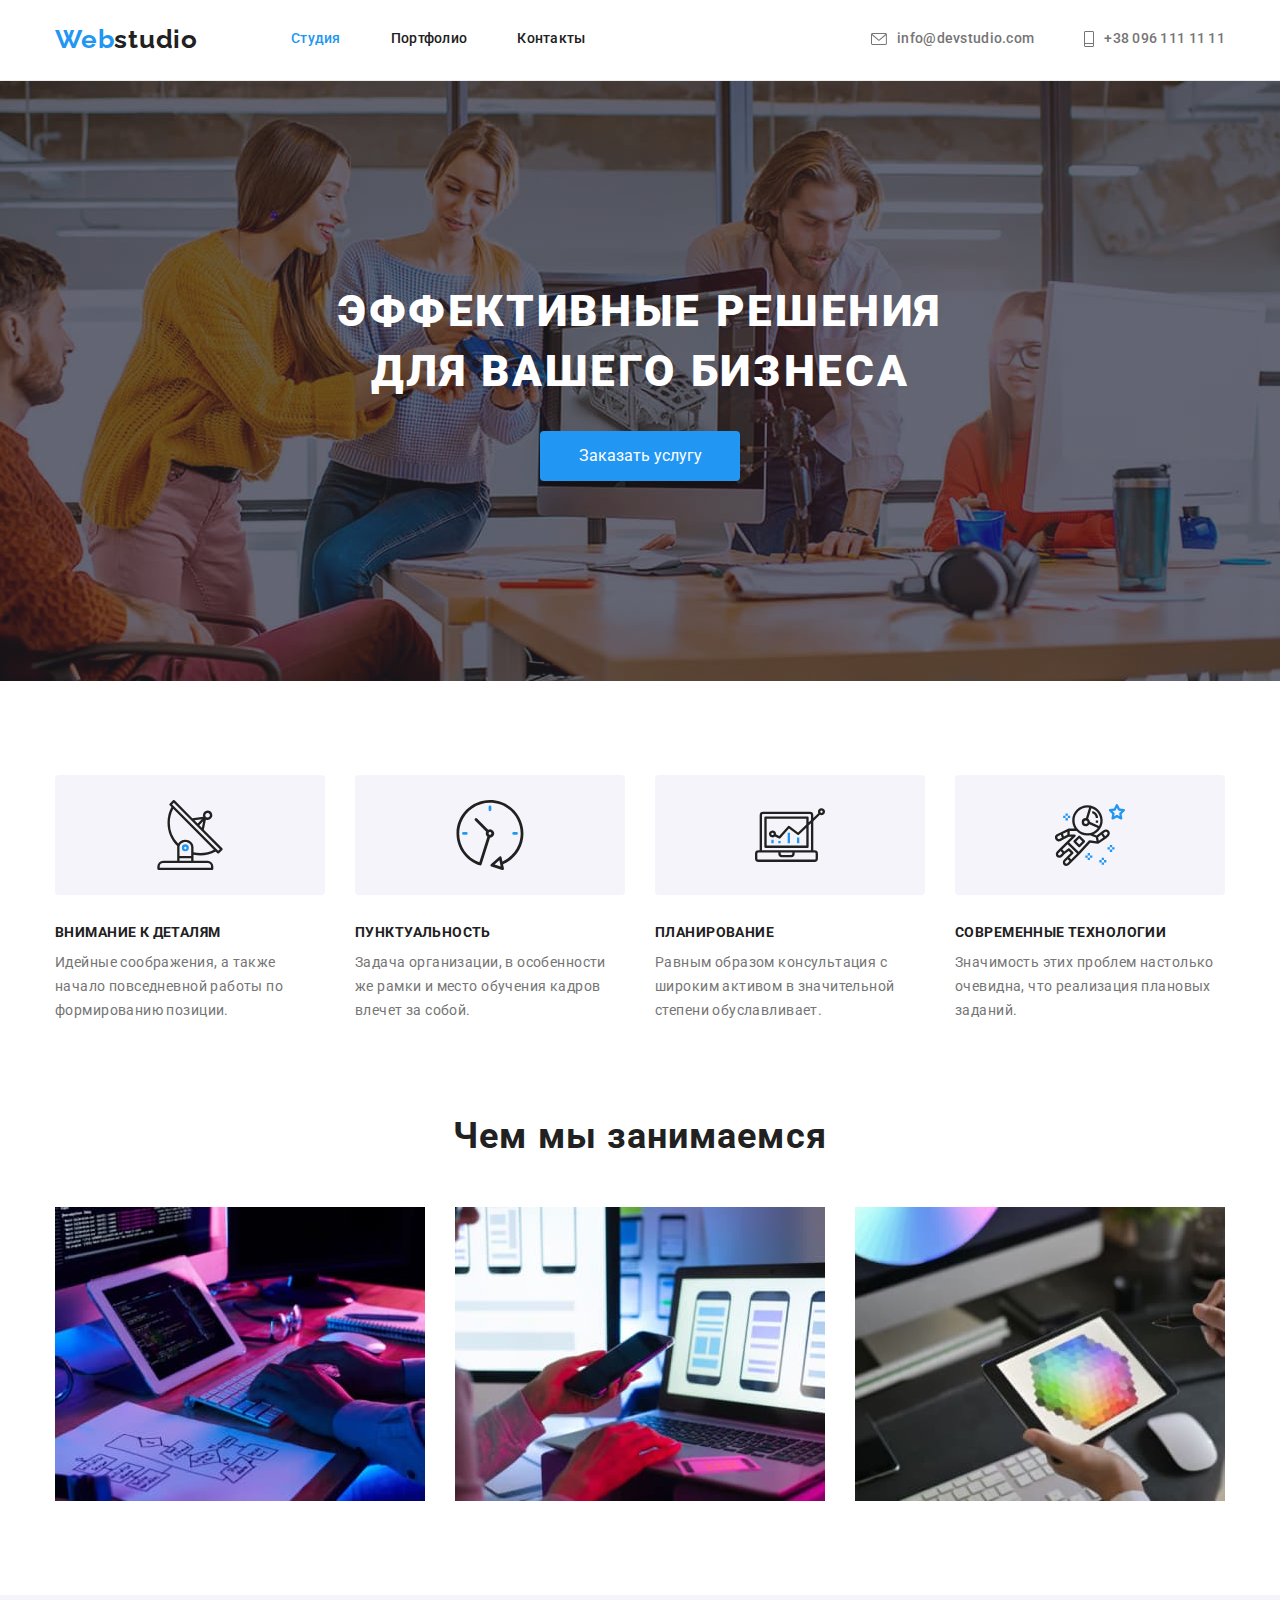
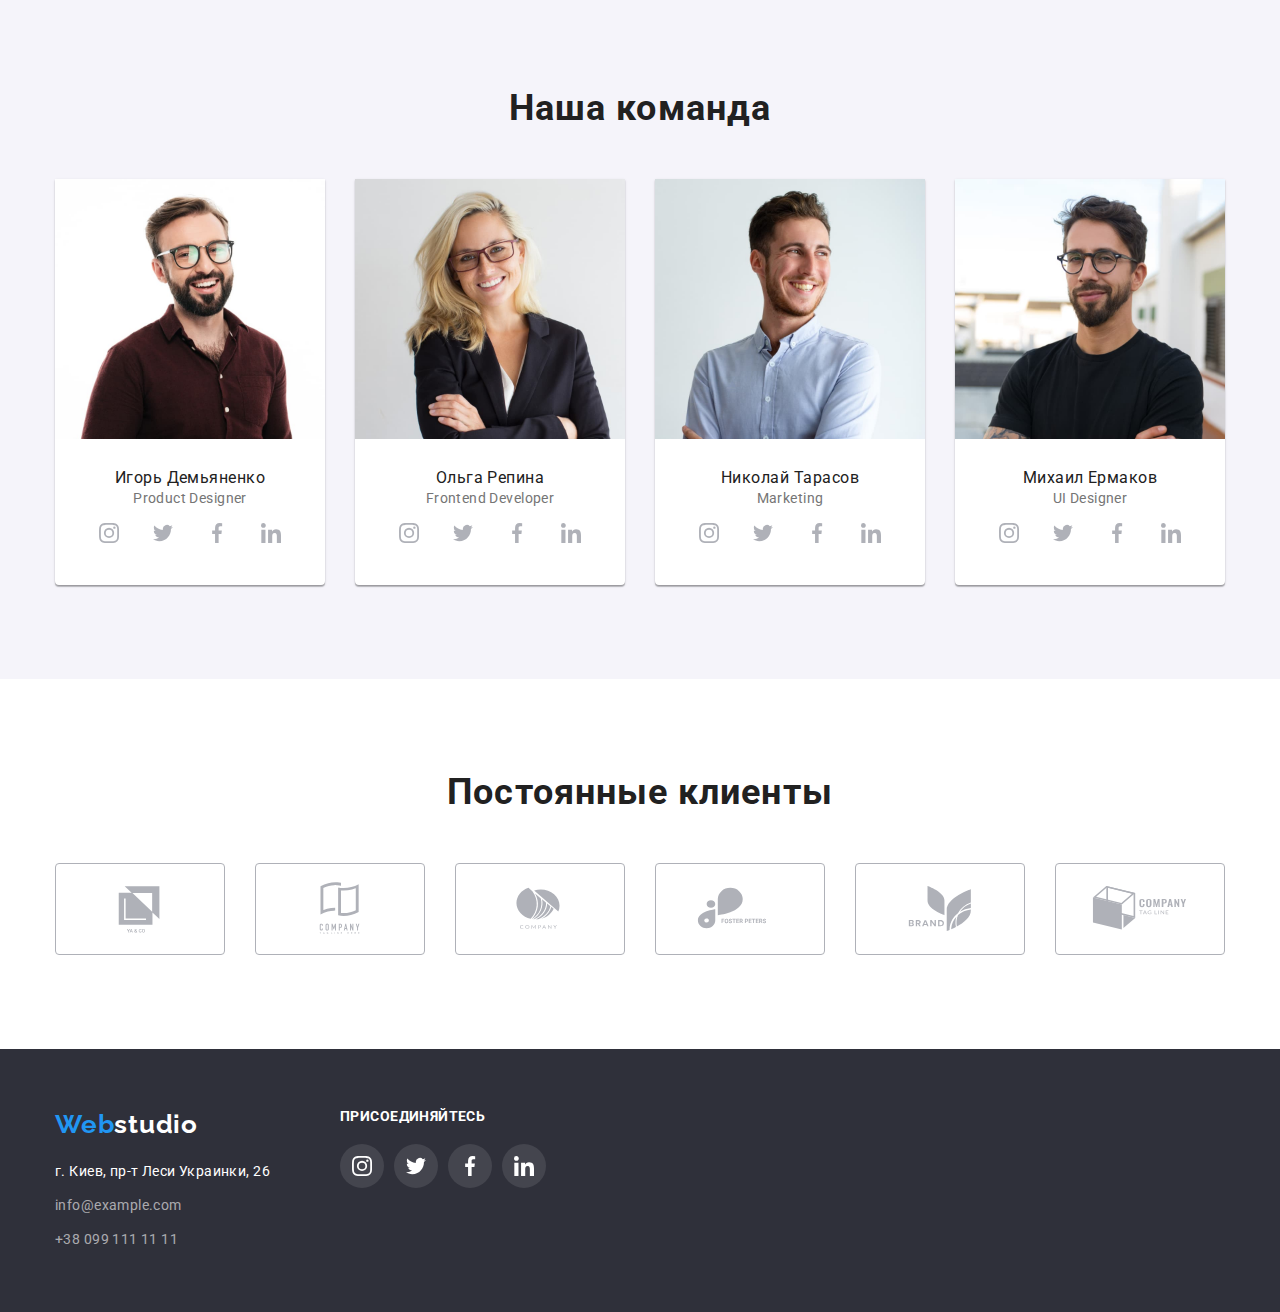
<file: index.html>
<!DOCTYPE html>
<html lang="ru">
<head>
    <meta charset="UTF-8">
    <meta http-equiv="X-UA-Compatible" content="IE=edge">
    <meta name="viewport" content="width=device-width, initial-scale=1.0">
    <link rel="preconnect" href="https://fonts.googleapis.com">
    <link rel="preconnect" href="https://fonts.gstatic.com" crossorigin>
    <link
        href="https://fonts.googleapis.com/css2?family=Oleo+Script&family=Raleway:wght@700&family=Roboto:wght@400;500;700;900&display=swap"
        rel="stylesheet">
    <link rel="stylesheet" href="./css/modern-normalize.css">
    <link rel="stylesheet" href="./css/styles.css">
    <title class="title">Студия</title>
</head>
<body>
    <header class="header">
        <div class="container header-container">
    <!-- link to homepage-->
         <a class="header-logo link"  href="/"><span class="logocolor">Web</span>studio</a>
    <!--header nav section-->
        <nav class="header-nav">
             <ul class="list header-list">
                <li class="header-item"><a class="link header-link current" href="./index.html">Студия</a></li>
                <li class="header-item"><a class="link header-link" href="./portfolio.html">Портфолио</a></li>
                <li class="header-item"><a class="link header-link" href="/Контакты">Контакты</a></li>   
            </ul>      
        </nav> 
        <div class="header-contact">
            <ul class="list header-list">
                <!-- Link to e-mail address -->
                <li class="header-item">
                    <a class="link header-link-contact" href="mailto:info@devstudio.com">
                        <svg class="icon-contact" width="16" height="12">
                            <use href="./images/symbol-defs.svg#icon-mail"></use>
                        </svg>
                        info@devstudio.com
                    </a>
                </li>
                <!-- Link to phone number  -->
                <li class="header-item">
                    <a class="link header-link-contact" href="tel:+38 096 111 11 11">
                        <svg class="icon-contact" width="10" height="16">
                            <use href="./images/symbol-defs.svg#icon-phone"></use>
                        </svg>
                        +38 096 111 11 11
                    </a>
                </li>
            </ul>
        </div>
        </div>
    </header>
<main>
<!--block make order-->
    <section class="make-order">
        <div class="container">
        <h1 class="make-order-title">эффективные решения для вашего бизнеса</h1>
        <button type="button" class="make-order-button">Заказать услугу</button>
        </div>
    </section>
<!--block features-->
    <section class="features">
        <div class="container">
        <ul class="list features-list">
            <li class="features-item item-antenna">
                <div class="icon-features">
                <svg  class="icon-features-icon" >
                    <use href="./images/symbol-defs.svg#icon-antenna"></use>
                </svg>
                </div>
                <h3 class="h3-title">внимание к деталям</h3> <p class="p-text">Идейные соображения, а также начало повседневной работы по формированию позиции.</p></li>
            <li class="features-item item-clock">
                <div class="icon-features">
                <svg  class="icon-features-icon">
                    <use href="./images/symbol-defs.svg#icon-clock"></use>
                </svg>
                </div>
                <h3 class="h3-title">пунктуальность</h3> <p class="p-text">Задача организации, в особенности же рамки и место обучения кадров влечет за собой.</p></li>
            <li class="features-item item-diagram">
                <div class="icon-features">
                <svg  class="icon-features-icon">
                    <use href="./images/symbol-defs.svg#icon-diagram"></use>
                </svg> 
                </div>
                <h3 class="h3-title">планирование</h3><p class="p-text">Равным образом консультация с широким активом в значительной степени обуславливает.</p></li>
            <li class="features-item item-astronaut">
                <div class="icon-features">
                <svg  class="icon-features-icon">
                    <use href="./images/symbol-defs.svg#icon-astronaut"></use>
                </svg>
                </div>
                <h3 class="h3-title">Современные технологии</h3><p class="p-text">Значимость этих проблем настолько очевидна, что реализация плановых заданий.</p></li>
        </ul>
        </div>
    </section>
<!--block our work-->
    <section class="our-work">
        <div class="container">
        <h2 class="h2-title">Чем мы занимаемся</h2>
       
        <ul class="list our-work-list">
            <li class="our-work-item"><img src="images/img.jpg" alt="набор кода на клавиатуре" width="370"></li>
            <li class="our-work-item"><img src="images/img-2.jpg" alt="разработка дизайна мобильного приложения" width="370"></li>
            <li class="our-work-item"><img src="images/img-3.jpg" alt="выбор цветовой гаммы на планшете" width="370"></li>
        </ul>
    
        </div>
    </section>
<!--block our team-->
     <section class="our-team">
         <div class="container">
         <h2 class="h2-title our-team-title">Наша команда</h2>
         <ul class="list our-team-list">
             <li class="our-team-item">
                 <img src="images/igordemyanenko.jpg" alt="фото игорь Демьяненко" width="270">
                    <div class="card-employee">
                    <p class="our-team-name">Игорь Демьяненко</p>
                    <p class="our-team-post p-text">Product Designer</p>
                    <ul class="our-team-social-list list">
                        <li class="our-team-social-item">
                            <a href="" class="our-team-social-link">
                                <svg class="our-team-social-icon">
                                <use href="./images/symbol-defs.svg#icon-instagram">
                                </use>
                                </svg>
                            </a>
                        </li>
                        <li class="our-team-social-item">
                            <a href="" class="our-team-social-link">
                                <svg class="our-team-social-icon">
                                    <use href="./images/symbol-defs.svg#icon-twitter">
                                    </use>
                                </svg>
                            </a>
                        </li>
                        <li class="our-team-social-item">
                            <a href="" class="our-team-social-link">
                                <svg class="our-team-social-icon">
                                    <use href="./images/symbol-defs.svg#icon-facebook">
                                    </use>
                                </svg>
                            </a>
                        </li>
                        <li class="our-team-social-item">
                            <a href="" class="our-team-social-link">
                                <svg class="our-team-social-icon">
                                    <use href="./images/symbol-defs.svg#icon-linkedin">
                                    </use>
                                </svg>
                            </a>
                        </li>
                    </ul>
                    </div>
                </li>
            <li class="our-team-item">
                <img src="images/olgarepina.jpg" alt="фото Ольга Репина" width="270">
                        <div class="card-employee">
                        <p class="our-team-name">Ольга Репина</p>
                        <p class="our-team-post p-text">Frontend Developer</p>
                                            <ul class="our-team-social-list list">
                                                <li class="our-team-social-item">
                                                    <a href="" class="our-team-social-link">
                                                        <svg class="our-team-social-icon">
                                                            <use href="./images/symbol-defs.svg#icon-instagram">
                                                            </use>
                                                        </svg>
                                                    </a>
                                                </li>
                                                <li class="our-team-social-item">
                                                    <a href="" class="our-team-social-link">
                                                        <svg class="our-team-social-icon">
                                                            <use href="./images/symbol-defs.svg#icon-twitter">
                                                            </use>
                                                        </svg>
                                                    </a>
                                                </li>
                                                <li class="our-team-social-item">
                                                    <a href="" class="our-team-social-link">
                                                        <svg class="our-team-social-icon">
                                                            <use href="./images/symbol-defs.svg#icon-facebook">
                                                            </use>
                                                        </svg>
                                                    </a>
                                                </li>
                                                <li class="our-team-social-item">
                                                    <a href="" class="our-team-social-link">
                                                        <svg class="our-team-social-icon">
                                                            <use href="./images/symbol-defs.svg#icon-linkedin">
                                                            </use>
                                                        </svg>
                                                    </a>
                                                </li>
                                            </ul>
                        </div>
            </li>
            <li class="our-team-item">
                <img src="images/nikolaytarasov.jpg" alt="фото Николай Тарасов" width="270">
                        <div class="card-employee">
                        <p class="our-team-name">Николай Тарасов</p>
                        <p class="our-team-post p-text">Marketing</p>
                                            <ul class="our-team-social-list list">
                                                <li class="our-team-social-item">
                                                    <a href="" class="our-team-social-link">
                                                        <svg class="our-team-social-icon">
                                                            <use href="./images/symbol-defs.svg#icon-instagram">
                                                            </use>
                                                        </svg>
                                                    </a>
                                                </li>
                                                <li class="our-team-social-item">
                                                    <a href="" class="our-team-social-link">
                                                        <svg class="our-team-social-icon">
                                                            <use href="./images/symbol-defs.svg#icon-twitter">
                                                            </use>
                                                        </svg>
                                                    </a>
                                                </li>
                                                <li class="our-team-social-item">
                                                    <a href="" class="our-team-social-link">
                                                        <svg class="our-team-social-icon">
                                                            <use href="./images/symbol-defs.svg#icon-facebook">
                                                            </use>
                                                        </svg>
                                                    </a>
                                                </li>
                                                <li class="our-team-social-item">
                                                    <a href="" class="our-team-social-link">
                                                        <svg class="our-team-social-icon">
                                                            <use href="./images/symbol-defs.svg#icon-linkedin">
                                                            </use>
                                                        </svg>
                                                    </a>
                                                </li>
                                            </ul>
                        </div>
            </li>
            <li class="our-team-item">
                <img src="images/mihailermakov.jpg" alt="фото Михаил Ермаков" width="270">
                        <div class="card-employee">
                        <p class="our-team-name">Михаил Ермаков</p>
                        <p class="our-team-post p-text">UI Designer</p>
                                            <ul class="our-team-social-list list">
                                                <li class="our-team-social-item">
                                                    <a href="" class="our-team-social-link">
                                                        <svg class="our-team-social-icon">
                                                            <use href="./images/symbol-defs.svg#icon-instagram">
                                                            </use>
                                                        </svg>
                                                    </a>
                                                </li>
                                                <li class="our-team-social-item">
                                                    <a href="" class="our-team-social-link">
                                                        <svg class="our-team-social-icon">
                                                            <use href="./images/symbol-defs.svg#icon-twitter">
                                                            </use>
                                                        </svg>
                                                    </a>
                                                </li>
                                                <li class="our-team-social-item">
                                                    <a href="" class="our-team-social-link">
                                                        <svg class="our-team-social-icon">
                                                            <use href="./images/symbol-defs.svg#icon-facebook">
                                                            </use>
                                                        </svg>
                                                    </a>
                                                </li>
                                                <li class="our-team-social-item">
                                                    <a href="" class="our-team-social-link">
                                                        <svg class="our-team-social-icon">
                                                            <use href="./images/symbol-defs.svg#icon-linkedin">
                                                            </use>
                                                        </svg>
                                                    </a>
                                                </li>
                                            </ul>
                        </div>
            </li>
         </ul>
        </div>
     </section>
     <!--section customers-->

     <section>
         <div class="customers">
         <h2 class="h2-title customers-title">Постоянные клиенты</h2>
         <ul class="list customers-list">
             <li class="customers-item"><a class="link customers-link" href="">
                 <svg class="icon-logo" width="106" height="60">
                     <use href="./images/symbol-defs.svg#icon-Logo">
                     </use>
                 </svg>
             </a></li>
             <li class="customers-item"><a class="link customers-link" href="">
                <svg class="icon-logo" width="106" height="60">
                    <use href="./images/symbol-defs.svg#icon-Logo-2">
                    </use>
                </svg>
            </a></li>
             <li class="customers-item"><a class="link customers-link" href="">
                <svg class="icon-logo" width="106" height="60">
                    <use href="./images/symbol-defs.svg#icon-Logo-3">
                    </use>
                </svg>
            </a></li>
             <li class="customers-item"><a class="link customers-link" href="">
                <svg class="icon-logo" width="106" height="60">
                    <use href="./images/symbol-defs.svg#icon-Logo-4">
                    </use>
                </svg>
            </a></li>
             <li class="customers-item"><a class="link customers-link" href="">
                <svg class="icon-logo" width="106" height="60">
                    <use href="./images/symbol-defs.svg#icon-Logo-5">
                    </use>
                </svg>
            </a></li>
             <li class="customers-item"><a class="link customers-link" href="">
                <svg class="icon-logo" width="106" height="60">
                    <use href="./images/symbol-defs.svg#icon-Logo-6">
                    </use>
                </svg>
            </a></li>
         </ul>
        </div>
     </section>   
</main>
<footer class="footer">
    <div class="container connect-container">
    <!--link to homepage-->
    <div class="footer-section-address">
    <a class="footer-logo link"  href="/"><span class="logocolor">Web</span>studio</a>
    <address class="address">
        <ul class="list footer-list">
            <li class="footer-item"><a class="link footer-link"  href="https://goo.gl/maps/7gnmi9hPNEsTikb38" target="_blank">г. Киев, пр-т Леси Украинки, 26</a></li>
            <li class="footer-item"><a class="link footer-link footer-mail"  href="mailto:info@example.com">info@example.com</a></li>
            <li class="footer-item"><a class="link footer-link footer-tel"  href="tel:+380991111111">+38 099 111 11 11</a></li>
        </ul>
    </address>
    </div>
    <div>
        <h2 class="h2-title social-list-title">ПРИСОЕДИНЯЙТЕСЬ</h2>
        <ul class="list social-list">
            <li class="footer-social-item"><a class="link footer-social-link" href=""> 
                <svg class="footer-social-icon">
                    <use href="./images/symbol-defs.svg#icon-instagram"></use>
                </svg>
            </a></li>
            <li class="footer-social-item"><a class="link footer-social-link" href="">
                <svg class="footer-social-icon">
                    <use href="./images/symbol-defs.svg#icon-twitter"></use>
                </svg>
            </a></li>
            <li class="footer-social-item"><a class="link footer-social-link" href="">
                <svg class="footer-social-icon">
                    <use href="./images/symbol-defs.svg#icon-facebook"></use>
                </svg>
            </a></li>
            <li class="footer-social-item"><a class="link footer-social-link" href="">
                <svg class="footer-social-icon">
                    <use href="./images/symbol-defs.svg#icon-linkedin"></use>
                </svg>
            </a></li>
        </ul>
    </div>
    </div>
</footer>
</body>
</html>
</file>
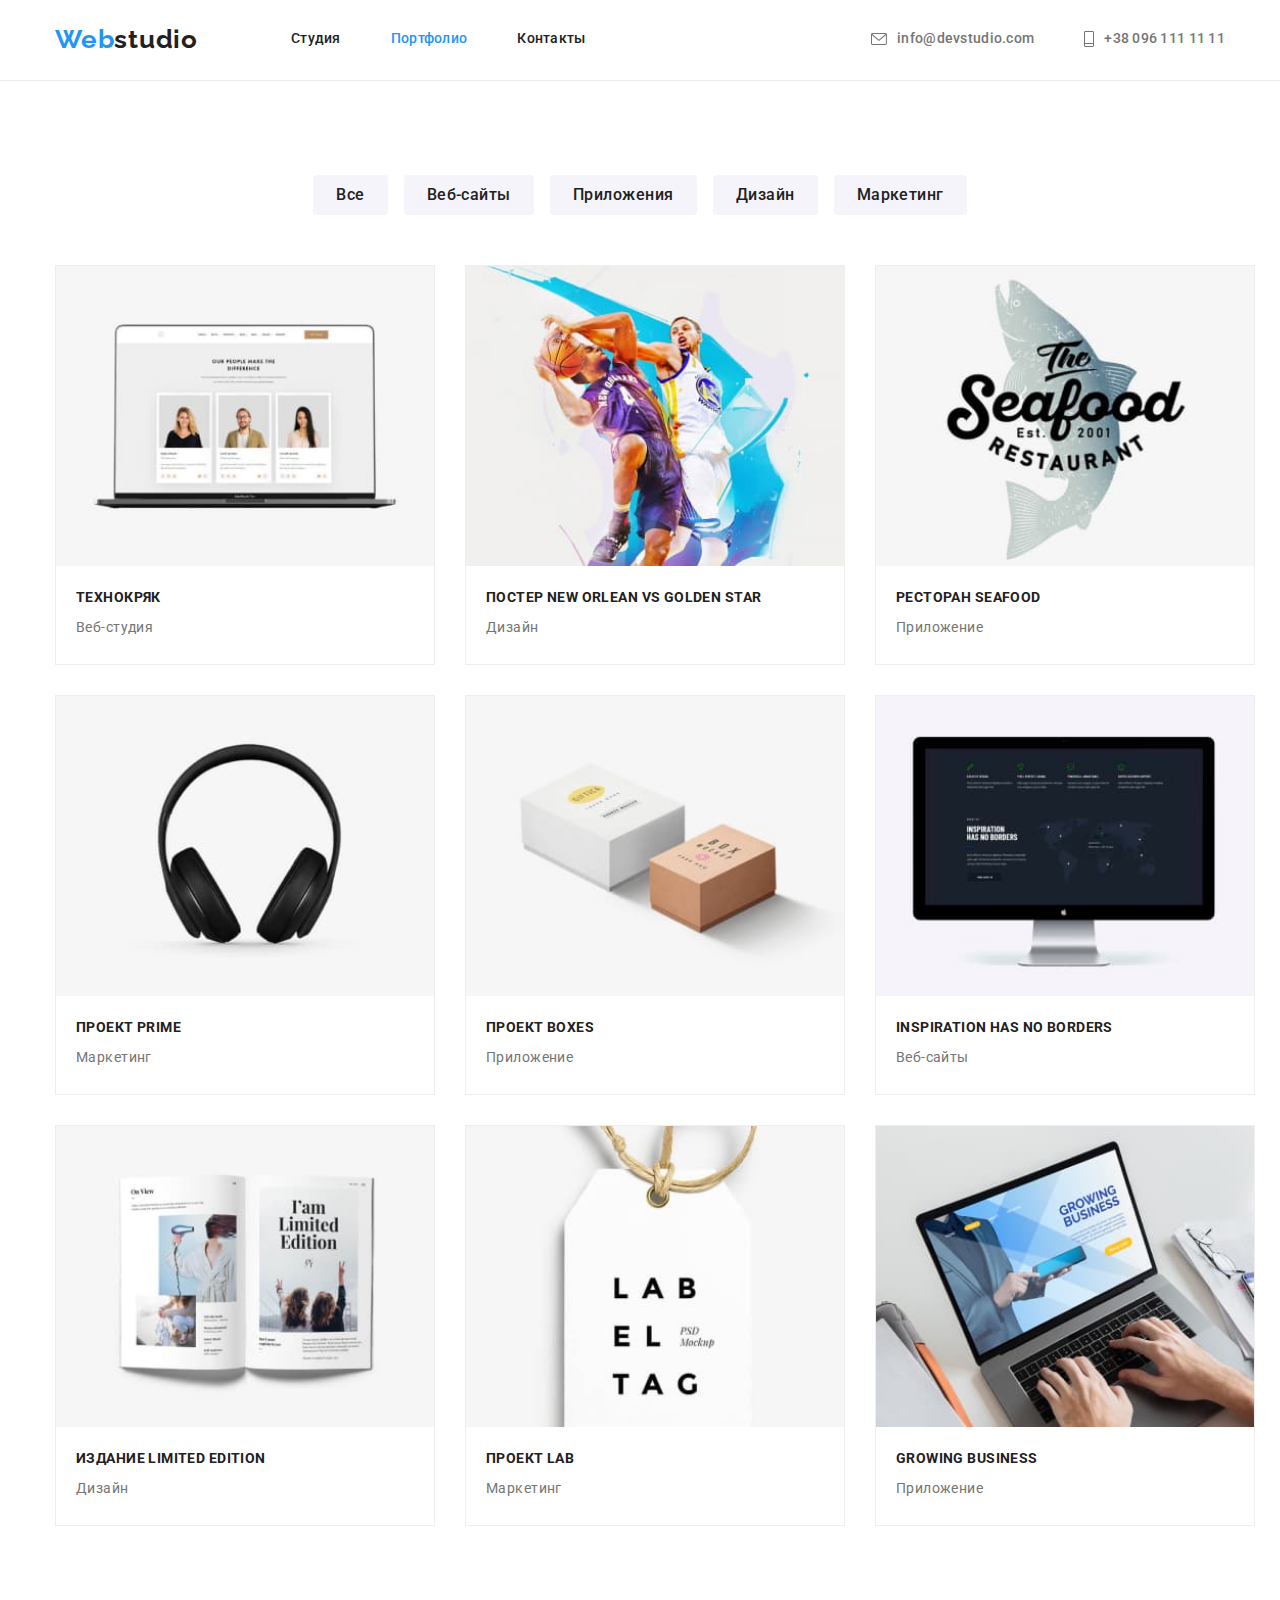
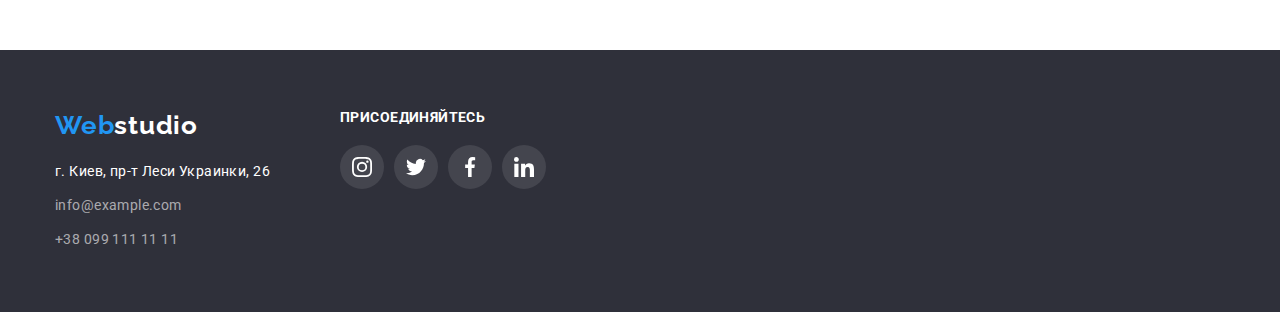
<file: portfolio.html>
<!DOCTYPE html>
<html lang="ru">
<head>
    <meta charset="UTF-8">
    <meta http-equiv="X-UA-Compatible" content="IE=edge">
    <meta name="viewport" content="width=device-width, initial-scale=1.0">
    <link rel="preconnect" href="https://fonts.googleapis.com">
    <link rel="preconnect" href="https://fonts.gstatic.com" crossorigin>
    <link
        href="https://fonts.googleapis.com/css2?family=Oleo+Script&family=Raleway:wght@700&family=Roboto:wght@400;500;700;900&display=swap"
        rel="stylesheet">
    <link rel="stylesheet" href="./css/modern-normalize.css">
    <link rel="stylesheet" href="./css/styles.css">
    <title class="title">Портфолио</title>
</head>
<body>
    <header class="header">
        <div class="container header-container">
        <!-- link to homepage-->
        <a class="header-logo link"  href="/"><span class="logocolor">Web</span>studio</a>
        <!--header nav section-->
        <nav class="header-nav">
            <ul class="list header-list">
                <li class="header-item"><a class="link header-link"  href="./index.html">Студия</a></li>
                <li class="header-item"><a class="link header-link current"  href="./portfolio.html">Портфолио</a></li>
                <li class="header-item"><a class="link header-link"  href="/Контакты">Контакты</a></li>
            </ul>
        </nav>
        <div class="header-contact">
            <ul class="list header-list">
                <!-- Link to e-mail address -->
                <li class="header-item">
                    <a class="link header-link-contact" href="mailto:info@devstudio.com">
                        <svg class="icon-contact" width="16" height="12">
                            <use href="./images/symbol-defs.svg#icon-mail"></use>
                        </svg>
                        info@devstudio.com
                    </a>
                </li>
                <!-- Link to phone number  -->
                <li class="header-item">
                    <a class="link header-link-contact" href="tel:+38 096 111 11 11">
                        <svg class="icon-contact" width="10" height="16">
                            <use href="./images/symbol-defs.svg#icon-phone"></use>
                        </svg>
                        +38 096 111 11 11
                    </a>
                </li>
            </ul>
        </div>
        </div>
    </header>
    <main>
        <section class="main">
            <div class="container">
        <!-- section main-->
                <ul class="list main-list">
                    <li class="main-item"><button type="button" class="main-btn">Все</button></a></li>
                    <li class="main-item"><button type="button" class="main-btn">Веб-сайты</button></a></li>
                    <li class="main-item"><button type="button" class="main-btn">Приложения</button></a></li>
                    <li class="main-item"><button type="button" class="main-btn">Дизайн</button></a></li>
                    <li class="main-item"><button type="button" class="main-btn">Маркетинг</button></a></li>
                </ul>
            <!--section portfolio-->
                <ul class="list portfolio-list">
                    <li class="portfolio-item"><a class="link portfolio-link" href=""><img src="./images/technocryack.jpg" alt="ноутбук" width="370">
                        <div class="portfolio-card-text">
                        <h3 class="h3-portfolio h3-title">Технокряк</h3>
                        <p class="p-portfolio p-text">Веб-студия</p>
                        </div>
                        </a>
                    </li>
                    <li class="portfolio-item"><a class="link portfolio-link" href=""><img src="./images/poster.jpg" alt="Постер" width="370">
                        <div class="portfolio-card-text">
                        <h3 class="h3-portfolio h3-title">Постер New Orlean vs Golden Star</h3>
                        <p class="p-portfolio p-text">Дизайн</p>
                        </div>
                        </a>
                    </li>
                    <li class="portfolio-item"><a class="link portfolio-link" href=""><img src="./images/restoruantseafood.jpg" alt="Ресторан" width="370">
                        <div class="portfolio-card-text">
                        <h3 class="h3-portfolio h3-title">Ресторан Seafood</h3>
                        <p class="p-portfolio p-text">Приложение</p>
                        </div>
                        </a>
                    </li>
                    <li class="portfolio-item"><a class="link portfolio-link" href=""><img src="./images/projectprime.jpg" alt="прайм" width="370">
                        <div class="portfolio-card-text">
                        <h3 class="h3-portfolio h3-title">Проект Prime</h3>
                        <p class="p-portfolio p-text">Маркетинг</p>
                        </div>
                        </a>
                    </li>
                    <li class="portfolio-item"><a class="link portfolio-link" href=""><img src="./images/projectboxes.jpg" alt="коробочки"width="370">
                        <div class="portfolio-card-text">
                        <h3 class="h3-portfolio h3-title">Проект Boxes</h3>
                        <p class="p-portfolio p-text">Приложение</p>
                        </div>
                        </a>
                    </li>
                    <li class="portfolio-item"><a class="link portfolio-link" href=""><img src="./images/insphasnoborders.jpg" alt="Вебсайт"width="370">
                        <div class="portfolio-card-text">
                        <h3 class="h3-portfolio h3-title">Inspiration has no Borders</h3>
                        <p class="p-portfolio p-text">Веб-сайты</p>
                        </div>
                        </a>
                    </li>
                    <li class="portfolio-item"><a class="link portfolio-link" href=""><img src="./images/limedition.jpg" alt="журнал"width="370">
                        <div class="portfolio-card-text">
                        <h3 class="h3-portfolio h3-title">Издание Limited Edition</h3>
                        <p class="p-portfolio p-text">Дизайн</p>
                        </div>
                        </a>
                    </li>
                    <li class="portfolio-item"><a class="link portfolio-link" href=""><img src="./images/projectlab.jpg" alt="Бирка"width="370">
                        <div class="portfolio-card-text">
                        <h3 class="h3-portfolio h3-title">Проект LAB</h3>
                        <p class="p-portfolio p-text">Маркетинг</p>
                        </div>
                        </a>
                    </li>
                    <li class="portfolio-item"><a class="link portfolio-link" href=""><img src="./images/growingbusiness.jpg" alt="работа на ноутбуке"width="370">
                        <div class="portfolio-card-text">
                        <h3 class="h3-portfolio h3-title">Growing Business</h3>
                        <p class="p-portfolio p-text">Приложение</p>
                        </div>
                        </a>
                    </li>
                </ul>
            </div>
        </section>
    </main>
<footer class="footer">
    <div class="container connect-container">
        <!--link to homepage-->
        <section class="footer-section-address">
            <a class="footer-logo link" href="/"><span class="logocolor">Web</span>studio</a>
            <address class="address">
                <ul class="list footer-list">
                    <li class="footer-item"><a class="link footer-link" href="https://goo.gl/maps/7gnmi9hPNEsTikb38"
                            target="_blank">г. Киев, пр-т Леси Украинки, 26</a></li>
                    <li class="footer-item"><a class="link footer-link footer-mail"
                            href="mailto:info@example.com">info@example.com</a></li>
                    <li class="footer-item"><a class="link footer-link footer-tel" href="tel:+380991111111">+38 099 111
                            11 11</a></li>
                </ul>
            </address>
        </section>
        <section>
            <h2 class="h2-title social-list-title">ПРИСОЕДИНЯЙТЕСЬ</h2>
            <ul class="list social-list">
                <li class="footer-social-item"><a class="link footer-social-link" href="">
                        <svg class="footer-social-icon">
                            <use href="./images/symbol-defs.svg#icon-instagram"></use>
                        </svg>
                    </a></li>
                <li class="footer-social-item"><a class="link footer-social-link" href="">
                        <svg class="footer-social-icon">
                            <use href="./images/symbol-defs.svg#icon-twitter"></use>
                        </svg>
                    </a></li>
                <li class="footer-social-item"><a class="link footer-social-link" href="">
                        <svg class="footer-social-icon">
                            <use href="./images/symbol-defs.svg#icon-facebook"></use>
                        </svg>
                    </a></li>
                <li class="footer-social-item"><a class="link footer-social-link" href="">
                        <svg class="footer-social-icon">
                            <use href="./images/symbol-defs.svg#icon-linkedin"></use>
                        </svg>
                    </a></li>
            </ul>
        </section>
    </div>
</footer>
</body>
</html>
</file>
<file: css/styles.css>
p,
h1,
h2,
h3,
h4,
h5,
h6 {
  margin: 0;
}
ul {
  margin: 0;
  padding: 0;
}
button {
  cursor: pointer;
  border: none;
}
img {
  display: block;
  width: 100%;
  height: auto;
}

.container {
  width: 1200px;
  padding-left: 15px;
  padding-right: 15px;
  margin: 0 auto;
}
:root {
}
body {
  font-family: Roboto, sans-serif;
  color: #212121;
  background-color: #ffffff;
}

.list {
  list-style: none;
}
.link {
  text-decoration: none;
}
.link:hover,
.link:focus {
}
.title {
}
.h2-title {
  font-weight: 700;
  font-size: 36px;
  line-height: 1.11;
  text-align: center;
  letter-spacing: 0.03em;

  color: #212121;

  margin-bottom: 50px;
}
.h3-title {
  font-weight: 700;
  font-size: 14px;
  line-height: 1.14;
  letter-spacing: 0.03em;
  text-transform: uppercase;

  color: #212121;

  padding-bottom: 10px;
}
.p-text {
  font-weight: 400;
  font-size: 14px;
  line-height: 1.71;
  letter-spacing: 0.03em;

  color: #757575;
}

/* ---header----*/
.header {
  background-color: inherit;
  border-bottom: 1px solid #ececec;
}
.header-container {
  display: flex;
  align-items: center;
  padding-top: 24px;
  padding-bottom: 25px;
}
.header-logo {
  font-family: Raleway;
  font-weight: 700;
  font-size: 26px;
  line-height: 1.19;
  letter-spacing: 0.03em;
  color: #212121;
  margin-right: 93px;
}
.logocolor {
  font-family: Raleway;
  font-weight: 700;
  font-size: 26px;
  line-height: 1.19;
  letter-spacing: 0.03em;
  color: #2196f3;
}
.header-nav {
}
.header-list {
  display: flex;
}
.header-contact .link {
  font-weight: 500;
  font-size: 14px;
  line-height: 1.14;
  letter-spacing: 0.02em;
  color: #757575;
}
.header-item:not(:last-child) {
  margin-right: 50px;
}
.header-link {
  font-weight: 500;
  font-size: 14px;
  line-height: 1.14;
  letter-spacing: 0.02em;
  color: #212121;
}
.header-link:hover,
.header-link:focus {
  color: #2196f3;
}
.header-contact {
  margin-left: auto;
}
.header-item:not(:last-child) {
  margin-right: 50px;
}
.header-item .link {
  display: flex;
  justify-content: center;
  align-items: center;
}

.header-link-contact {
  display: block;
  text-decoration: none;
}
.header-list .link:hover,
.header-list .link:focus {
  color: #2196f3;
}
.icon-contact {
  margin-right: 10px;
  fill: currentColor;
}

/*---make order-- */
.make-order {
  background-color: #2f303a;
  background-image: linear-gradient(
      rgba(47, 48, 58, 0.4),
      rgba(47, 48, 58, 0.4)
    ),
    url(../images/makeorderbackground.jpg);
  background-repeat: no-repeat;
  background-position: center;
  background-size: cover;
  padding-top: 200px;
  padding-bottom: 200px;
}
.make-order-title {
  font-family: Roboto;
  font-style: normal;
  font-weight: 900;
  font-size: 44px;
  line-height: 60px;
  text-align: center;
  letter-spacing: 0.06em;
  text-transform: uppercase;
  color: #ffffff;
  margin: 0 auto 30px;
  max-width: 700px;
}
.make-order-button {
  color: #ffffff;
  background: #2196f3;
  text-align: center;
  margin: 0 auto;
  display: block;
  width: 200px;
  height: 50px;
  box-shadow: 0px 4px 4px rgba(0, 0, 0, 0.15);
  border-radius: 4px;
}
.make-order-button:hover,
.make-order-button:focus {
  background: #188ce8;
}
.current {
  color: #2196f3;
}
/* ---features--- */
.features {
  padding-top: 94px;
}
.features-list {
  display: flex;
}
.features-item {
  width: 270px;
  margin-right: 30px;
}
.features-item:last-child {
  margin-right: 0;
}
/* .features-item::before {
  display: block;
  content: "";
  height: 120px;
  background-color: #f5f4fa;
  background-position: center;
  border-radius: 4px;
  margin-bottom: 30px;
} */

.icon-features {
  display: flex;
  justify-content: center;
  align-items: center;
  height: 120px;
  border-radius: 4px;
  background-color: #f5f4fa;
  background-position: center;
  margin-bottom: 30px;
}
.icon-features-icon {
  width: 70px;
  height: 70px;
}

/* ---our work---- */
.our-work {
  padding-top: 94px;
  padding-bottom: 94px;
}
.our-work-list {
  display: flex;
}
.our-work-item + .our-work-item {
  margin-left: 30px;
}
.our-work-item:first-child {
  margin-left: 0;
}
/* --- our team--- */
.our-team {
  padding-top: 94px;
  background: #f5f4fa;
  padding-bottom: 94px;
}
.our-team-list {
  display: flex;
}
.our-team-item {
  width: 270px;
  background: #ffffff;
  /* material shadow v1 */
  box-shadow: 0px 1px 3px rgba(0, 0, 0, 0.12), 0px 1px 1px rgba(0, 0, 0, 0.14),
    0px 2px 1px rgba(0, 0, 0, 0.2);
  border-radius: 0px 0px 4px 4px;
  margin-left: 30px;
  align-items: center;
}
.our-team-item:first-child {
  margin-left: 0;
}
.card-employee {
  margin: 30px auto;
}

.our-team-name {
  margin-top: 30px;
  /* identical to box height */
  text-align: center;
  letter-spacing: 0.03em;
}
.our-team-post {
  /* identical to box height */
  text-align: center;
  letter-spacing: 0.03em;
}
.our-team-title {
  margin-bottom: 50px;
}
.our-team-social-list {
  display: flex;
  justify-content: center;
}
.our-team-social-item + .our-team-social-item {
  margin-left: 10px;
}
.our-team-social-link {
  width: 44px;
  height: 44px;
  display: flex;
  justify-content: center;
  align-items: center;
  border-radius: 50%;
}
.our-team-social-link:hover,
.our-team-social-link:focus {
  background-color: #2196f3;
}
.our-team-social-link:hover .our-team-social-icon,
.our-team-social-link:focus .our-team-social-icon {
  fill: #ffffff;
}
.our-team-social-icon {
  width: 20px;
  height: 20px;
  fill: #afb1b8;
}

/* ---customers--- */
.customers {
  justify-content: center;
  padding-top: 94px;
  padding-bottom: 94px;
}
.customers-title {
  margin-bottom: 50px;
}
.customers-list {
  display: flex;
  justify-content: center;
}
.customers-item {
  margin-right: 30px;
}
.customers-item:last-child {
  margin-right: 0;
}
.customers-item:hover {
  color: #2196f3;
}
.customers-link {
  display: flex;
  justify-content: center;
  align-items: center;
  width: 170px;
  height: 92px;
  border: 1px solid;
  color: #afb1b8;
  border-color: #afb1b8;
  border-radius: 4px;
}
.customers-link:hover,
.customers-link:focus {
  border-color: #2196f3;
  color: #2196f3;
}
.icon-logo {
  fill: currentColor;
}
/* ---footer---- */
.footer {
  background: #2f303a;
  padding-top: 60px;
  padding-bottom: 60px;
}
.footer-list {
}
.footer-item {
  margin-bottom: 10px;
}
.footer-item:last-child {
  margin-bottom: 0;
}
.footer-link {
  font-family: inherit;
  font-weight: 400;
  font-size: 14px;
  line-height: 1.71;
  letter-spacing: 0.03em;
  color: #ffffff;
}
.footer-link:hover,
.footer-link:focus {
  font-family: inherit;
  font-weight: 400;
  font-size: 14px;
  line-height: 1.71;
  letter-spacing: 0.03em;
  color: #2196f3;
}
.footer-mail,
.footer-tel {
  color: rgba(255, 255, 255, 0.6);
}
.footer-logo {
  display: block;
  font-family: Raleway;
  font-style: normal;
  font-weight: 700;
  font-size: 26px;
  line-height: 1.19;
  letter-spacing: 0.03em;
  color: #ffffff;
  margin-bottom: 20px;
}
.address {
  font-style: normal;
}
.connect-container {
  display: flex;
}
.footer-section-address {
  margin-right: 70px;
}
.social-list-title {
  color: #ffffff;
  font-size: 14px;
  line-height: 1, 17;
  text-align: left;
  margin-bottom: 20px;
}
.social-list {
  display: flex;
}
.footer-social-item {
  margin-right: 10px;
}
.footer-social-link {
  width: 44px;
  height: 44px;
  background-color: rgba(255, 255, 255, 0.1);
  display: flex;
  justify-content: center;
  align-items: center;
  border-radius: 50%;
}
.footer-social-link:hover {
  background-color: #2196f3;
}
.footer-social-icon {
  width: 20px;
  height: 20px;
  fill: #ffffff;
}
/* ---main---- */
.main {
  padding-top: 94px;
  padding-bottom: 94px;
}
.main-list {
  display: flex;
  justify-content: center;
  margin-bottom: 50px;
}
.main-item {
  margin-left: 8px;
  border-radius: 4px;
  cursor: pointer;
}
.main-item:first-child {
  margin-left: 0;
}
.main-item:not(:last-child) {
  margin-right: 8px;
}
.main-link {
}
.main-btn {
  padding: 6px 22px;
  border: 1px solid transparent;
  border-radius: 4px;
  font-family: inherit;
  font-weight: 500;
  font-size: 16px;
  line-height: 1.62;
  letter-spacing: 0.03em;
  background-color: #f5f4fa;
  color: #212121;
  cursor: pointer;
}
.main-list .main-btn:hover,
.main-list .main-btn:focus {
  color: #ffffff;
  background: #2196f3;
  box-shadow: 0px 3px 1px rgba(0, 0, 0, 0.1), 0px 1px 2px rgba(0, 0, 0, 0.08),
    0px 2px 2px rgba(0, 0, 0, 0.12);
  border-radius: 4px;
}
.current-button {
  color: #ffffff;
  background: #2196f3;
  /* shadow-middle */
  box-shadow: 0px 3px 1px rgba(0, 0, 0, 0.1), 0px 1px 2px rgba(0, 0, 0, 0.08),
    0px 2px 2px rgba(0, 0, 0, 0.12);
  border-radius: 4px;
}
/* ---portfolio---- */
.portfolio {
}
.portfolio-list {
  display: flex;
  flex-wrap: wrap;
  margin-left: -30px;
  margin-right: -30px;
}
.portfolio-item {
  flex-basis: calc((100% - 90px) / 3);
  margin-left: 30px;
  margin-bottom: 30px;
  background: #ffffff;
  border: 1px solid #eeeeee;
}
.portfolio-item:hover {
  box-sizing: border-box;
  box-shadow: 1px 4px 6px 0px rgba(0, 0, 0, 0.161),
    0px 4px 4px 0px rgba(0, 0, 0, 0.059), 0px 1px 1px 0px rgba(0, 0, 0, 0.122);
}
.portfolio-card-text {
  padding: 24px 20px;
}
.portfolio-link {
  display: block;
}
.portfolio-link:hover {
}
.h3-portfolio {
}
.p-portfolio {
}
</file>
